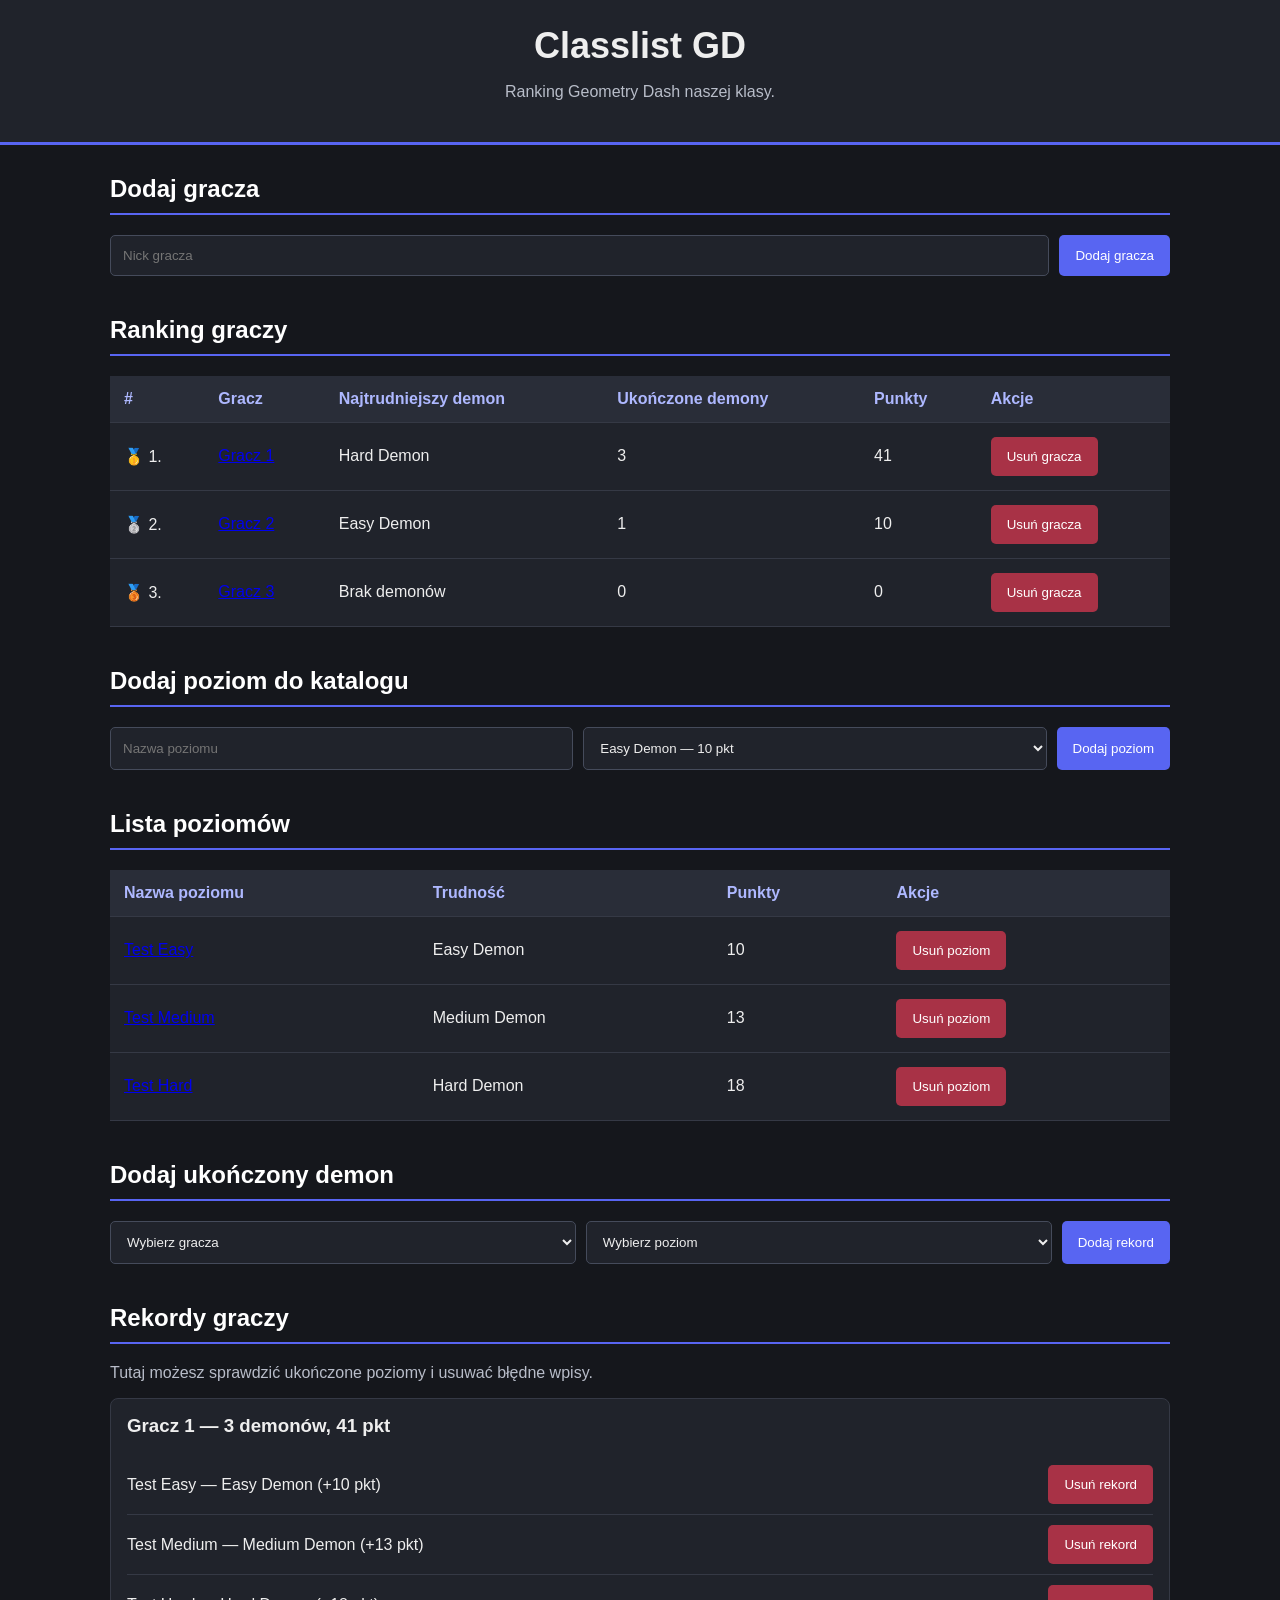
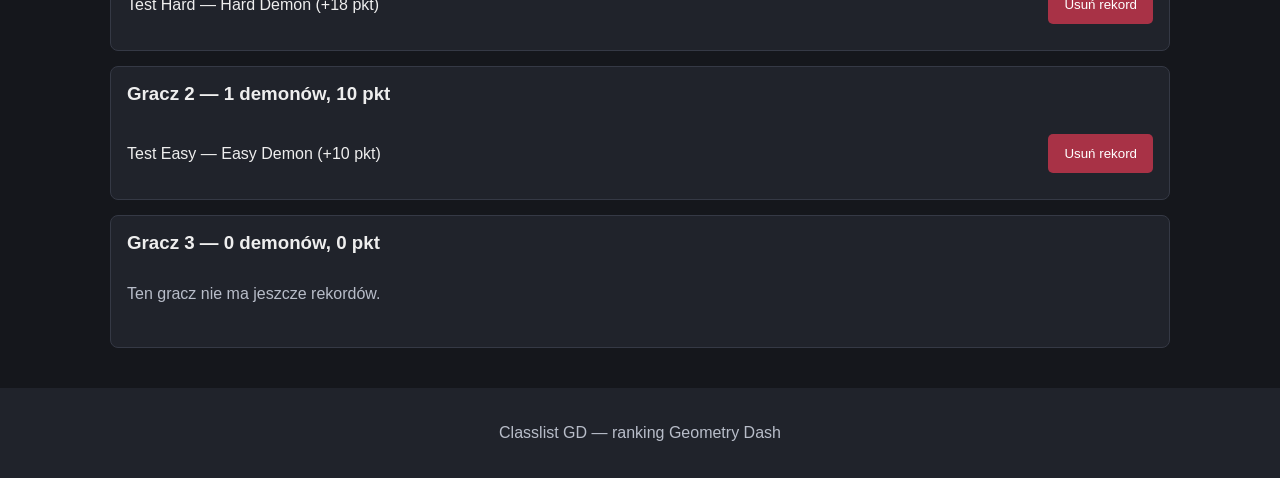
<file: index.html>
<!DOCTYPE html>
<html lang="pl">
<head>
    <meta charset="UTF-8">
    <meta name="viewport" content="width=device-width, initial-scale=1.0">
    <title>Classlist GD</title>
    <link rel="stylesheet" href="style.css">
</head>
<body>
    <header>
        <h1>Classlist GD</h1>
        <p>Ranking Geometry Dash naszej klasy.</p>
    </header>

    <main>
        <section>
            <h2>Dodaj gracza</h2>
            <form id="playerForm">
                <input id="playerName" placeholder="Nick gracza"
                    maxlength="30" required>
                <button type="submit">Dodaj gracza</button>
            </form>
        </section>

        <section>
            <h2>Ranking graczy</h2>
            <table>
                <thead>
                    <tr>
                        <th>#</th>
                        <th>Gracz</th>
                        <th>Najtrudniejszy demon</th>
                        <th>Ukończone demony</th>
                        <th>Punkty</th>
                        <th>Akcje</th>
                    </tr>
                </thead>
                <tbody id="ranking"></tbody>
            </table>
        </section>

        <section>
            <h2>Dodaj poziom do katalogu</h2>
            <form id="levelForm">
                <input id="levelName" placeholder="Nazwa poziomu"
                    maxlength="80" required>

                <select id="levelDifficulty" required>
                    <option value="Easy Demon">Easy Demon — 10 pkt</option>
                    <option value="Medium Demon">Medium Demon — 13 pkt</option>
                    <option value="Hard Demon">Hard Demon — 18 pkt</option>
                    <option value="Insane Demon">Insane Demon — 20 pkt</option>
                    <option value="Extreme Demon">Extreme Demon — 25 pkt</option>
                </select>

                <button type="submit">Dodaj poziom</button>
            </form>
        </section>

        <section>
            <h2>Lista poziomów</h2>
            <table>
                <thead>
                    <tr>
                        <th>Nazwa poziomu</th>
                        <th>Trudność</th>
                        <th>Punkty</th>
                        <th>Akcje</th>
                    </tr>
                </thead>
                <tbody id="levelList"></tbody>
            </table>
        </section>

        <section>
            <h2>Dodaj ukończony demon</h2>
            <form id="completionForm">
                <select id="completionPlayer" required>
                    <option value="">Wybierz gracza</option>
                </select>

                <select id="completionLevel" required>
                    <option value="">Wybierz poziom</option>
                </select>

                <button type="submit">Dodaj rekord</button>
            </form>
        </section>

        <section>
            <h2>Rekordy graczy</h2>
            <p class="description">
                Tutaj możesz sprawdzić ukończone poziomy i usuwać błędne wpisy.
            </p>
            <div id="playerRecords"></div>
        </section>
    </main>

    <footer>
        <p>Classlist GD — ranking Geometry Dash</p>
    </footer>

    <script src="script.js"></script>
</body>
</html>
</file>
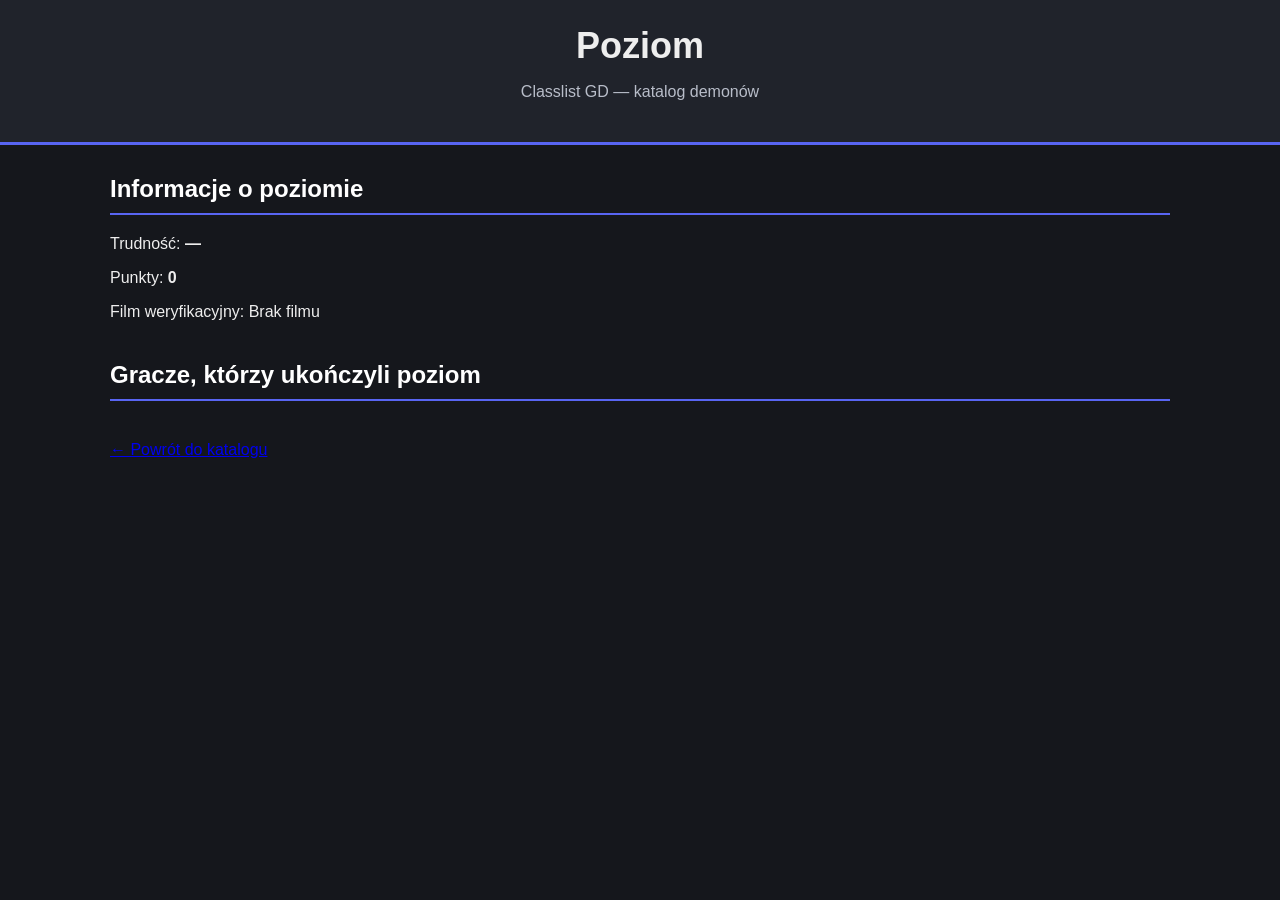
<file: level.html>
<!DOCTYPE html>
<html lang="pl">
<head>
    <meta charset="UTF-8">
    <meta name="viewport" content="width=device-width, initial-scale=1.0">
    <title>Poziom — Classlist GD</title>
    <link rel="stylesheet" href="style.css">
</head>
<body>
    <header>
        <h1 id="levelName">Poziom</h1>
        <p>Classlist GD — katalog demonów</p>
    </header>

    <main>
        <section>
            <h2>Informacje o poziomie</h2>
            <p>Trudność: <strong id="levelDifficulty">—</strong></p>
            <p>Punkty: <strong id="levelPoints">0</strong></p>
            <p>Film weryfikacyjny: <span id="verificationVideo">Brak filmu</span></p>
        </section>

        <section>
            <h2>Gracze, którzy ukończyli poziom</h2>
            <ul id="levelPlayers"></ul>
        </section>

        <p><a href="index.html">← Powrót do katalogu</a></p>
    </main>

    <script src="script.js"></script>
    <script src="level.js"></script>
</body>
</html>
</file>
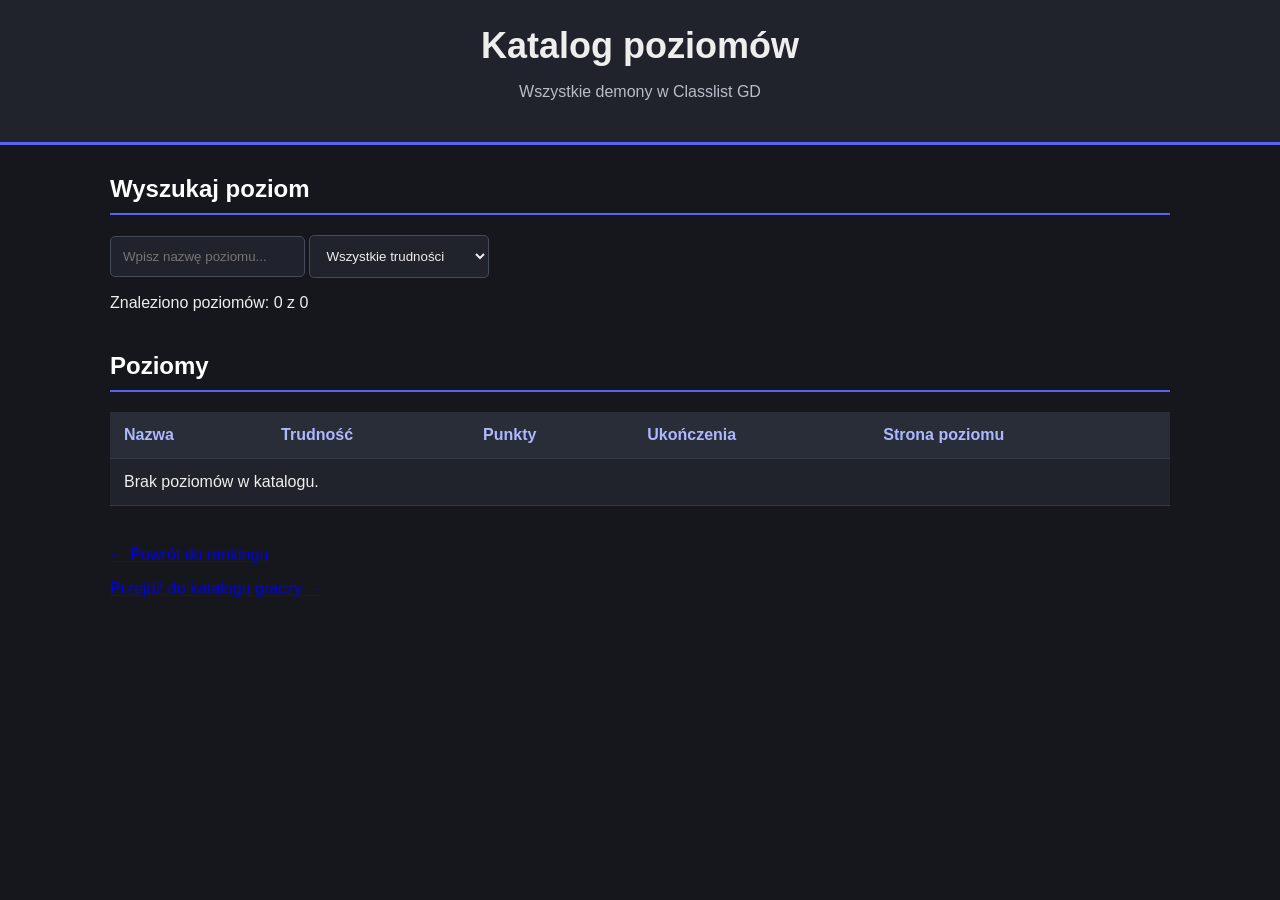
<file: levels.html>
<!DOCTYPE html>
<html lang="pl">
<head>
    <meta charset="UTF-8">
    <meta name="viewport" content="width=device-width, initial-scale=1.0">
    <title>Katalog poziomów — Classlist GD</title>
    <link rel="stylesheet" href="style.css">
</head>
<body>
    <header>
        <h1>Katalog poziomów</h1>
        <p>Wszystkie demony w Classlist GD</p>
    </header>

    <main>
        <section>
            <h2>Wyszukaj poziom</h2>

            <input
                type="search"
                id="levelSearch"
                placeholder="Wpisz nazwę poziomu..."
                maxlength="80"
            >

            <select id="difficultyFilter">
                <option value="">Wszystkie trudności</option>
                <option value="Easy Demon">Easy Demon</option>
                <option value="Medium Demon">Medium Demon</option>
                <option value="Hard Demon">Hard Demon</option>
                <option value="Insane Demon">Insane Demon</option>
                <option value="Extreme Demon">Extreme Demon</option>
            </select>

            <p id="levelCount"></p>
        </section>

        <section>
            <h2>Poziomy</h2>

            <table>
                <thead>
                    <tr>
                        <th>Nazwa</th>
                        <th>Trudność</th>
                        <th>Punkty</th>
                        <th>Ukończenia</th>
                        <th>Strona poziomu</th>
                    </tr>
                </thead>
                <tbody id="levelsList"></tbody>
            </table>
        </section>

        <p><a href="index.html">← Powrót do rankingu</a></p>
        <p><a href="players.html">Przejdź do katalogu graczy →</a></p>
    </main>

    <script src="levels.js"></script>
</body>
</html>
</file>
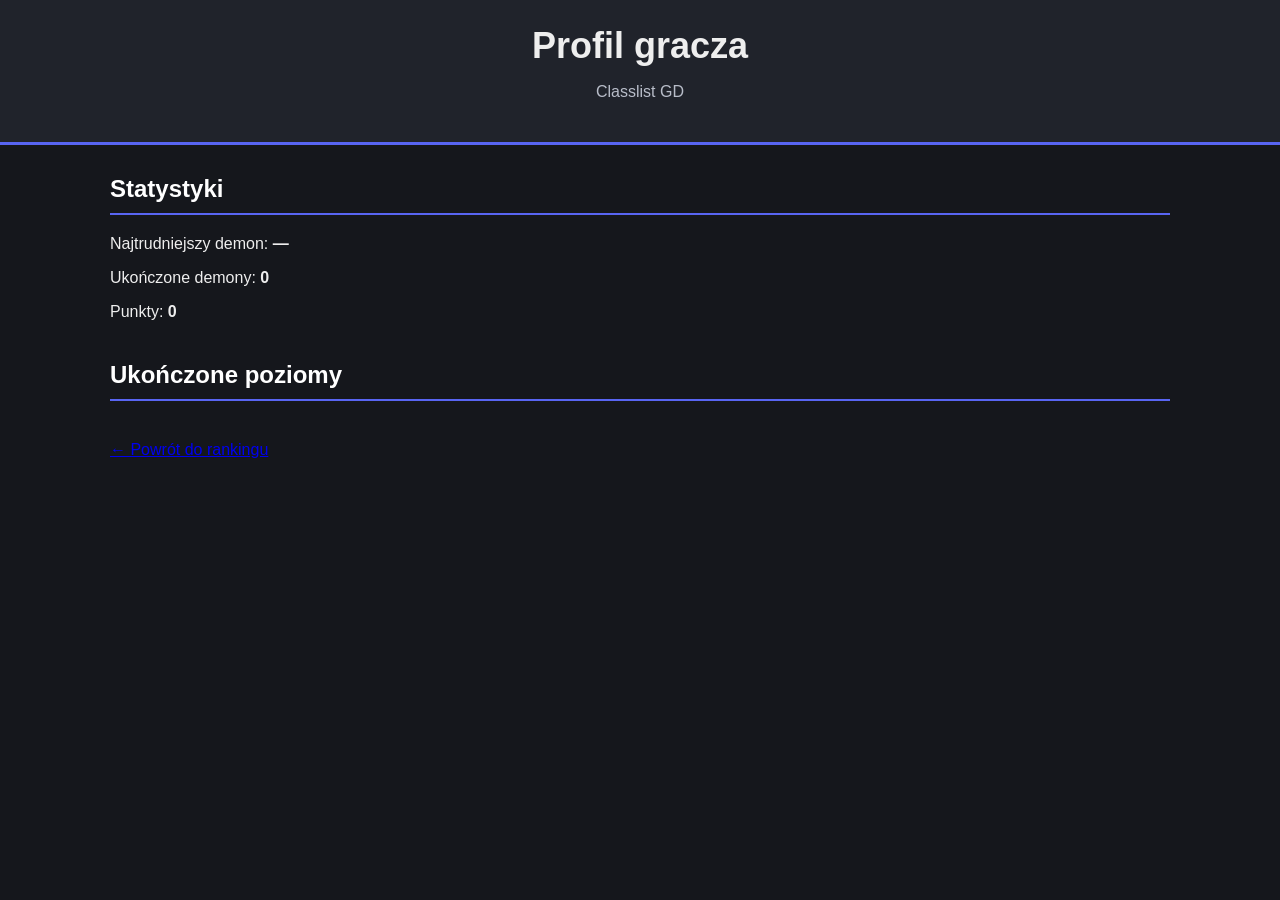
<file: player.html>
<!DOCTYPE html>
<html lang="pl">
<head>
    <meta charset="UTF-8">
    <meta name="viewport" content="width=device-width, initial-scale=1.0">
    <title>Profil gracza — Classlist GD</title>
    <link rel="stylesheet" href="style.css">
</head>
<body>
    <header>
        <h1 id="playerName">Profil gracza</h1>
        <p>Classlist GD</p>
    </header>

    <main>
        <section>
            <h2>Statystyki</h2>
            <p>Najtrudniejszy demon: <strong id="hardestDemon">—</strong></p>
            <p>Ukończone demony: <strong id="demonCount">0</strong></p>
            <p>Punkty: <strong id="playerPoints">0</strong></p>
        </section>

        <section>
            <h2>Ukończone poziomy</h2>
            <ul id="completedLevels"></ul>
        </section>

        <p><a href="index.html">← Powrót do rankingu</a></p>
    </main>

    <script src="script.js"></script>
    <script src="player.js"></script>
</body>
</html>
</file>
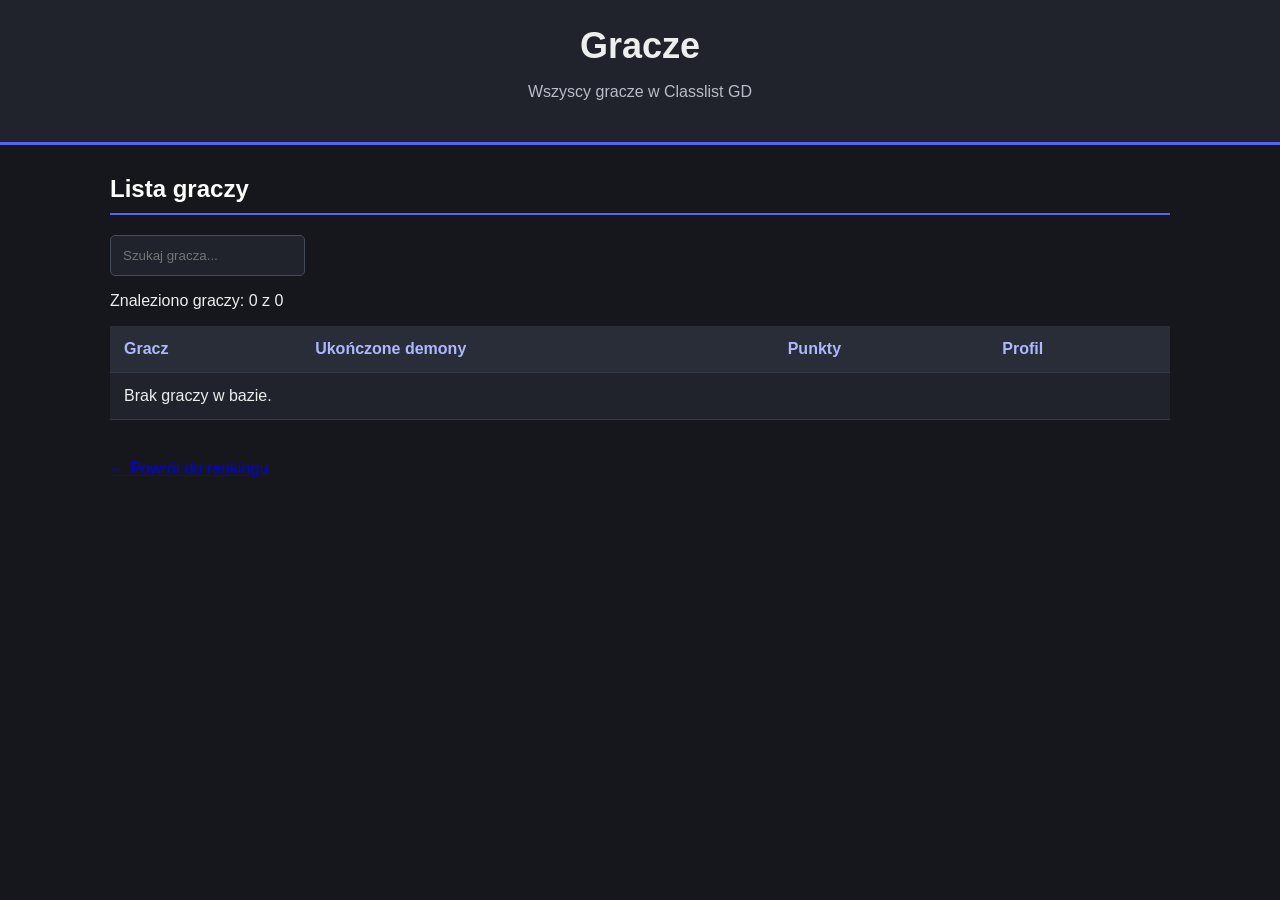
<file: players.html>
<!DOCTYPE html>
<html lang="pl">
<head>
    <meta charset="UTF-8">
    <meta name="viewport" content="width=device-width, initial-scale=1.0">
    <title>Gracze — Classlist GD</title>
    <link rel="stylesheet" href="style.css">
</head>
<body>
    <header>
        <h1>Gracze</h1>
        <p>Wszyscy gracze w Classlist GD</p>
    </header>

    <main>
        <section>
            <h2>Lista graczy</h2>

            <input
                type="search"
                id="playerSearch"
                placeholder="Szukaj gracza..."
                maxlength="50"
            >

            <p id="playerCount"></p>

            <table>
                <thead>
                    <tr>
                        <th>Gracz</th>
                        <th>Ukończone demony</th>
                        <th>Punkty</th>
                        <th>Profil</th>
                    </tr>
                </thead>
                <tbody id="playersList"></tbody>
            </table>
        </section>

        <p><a href="index.html">← Powrót do rankingu</a></p>
    </main>

    
    <script src="players.js"></script>
</body>
</html>
</file>
<file: style.css>
* {
    box-sizing: border-box;
}

body {
    background-color: #15171c;
    color: #eeeeee;
    font-family: Arial, sans-serif;
    margin: 0;
}

header {
    background-color: #20232b;
    padding: 25px;
    text-align: center;
    border-bottom: 3px solid #5865f2;
}

h1 {
    margin: 0;
    font-size: 36px;
}

header p,
.description {
    color: #b8bdc9;
}

main {
    max-width: 1100px;
    margin: 30px auto;
    padding: 0 20px;
}

section {
    margin-bottom: 40px;
}

h2 {
    color: #ffffff;
    border-bottom: 2px solid #5865f2;
    padding-bottom: 10px;
}

form {
    display: flex;
    flex-wrap: wrap;
    gap: 10px;
    margin: 20px 0;
}

input,
select {
    flex: 1;
    min-width: 180px;
    padding: 12px;
    background-color: #20232b;
    color: #eeeeee;
    border: 1px solid #454b5b;
    border-radius: 5px;
}

button {
    padding: 12px 16px;
    background-color: #5865f2;
    color: white;
    border: none;
    border-radius: 5px;
    cursor: pointer;
}

button:hover {
    background-color: #4752c4;
}

button.delete {
    background-color: #a83246;
}

button.delete:hover {
    background-color: #802638;
}

table {
    width: 100%;
    border-collapse: collapse;
    background-color: #20232b;
}

th,
td {
    padding: 14px;
    text-align: left;
    border-bottom: 1px solid #353945;
}

th {
    background-color: #292d38;
    color: #aeb8ff;
}

tbody tr:hover {
    background-color: #2b3040;
}

.record-card {
    background-color: #20232b;
    border: 1px solid #353945;
    border-radius: 8px;
    padding: 16px;
    margin-bottom: 15px;
}

.record-card h3 {
    margin-top: 0;
}

.record-item {
    display: flex;
    justify-content: space-between;
    align-items: center;
    gap: 12px;
    padding: 10px 0;
    border-bottom: 1px solid #353945;
}

.record-item:last-child {
    border-bottom: none;
}

.record-item span {
    overflow-wrap: anywhere;
}

.empty {
    color: #b8bdc9;
    padding: 12px 0;
}

footer {
    padding: 20px;
    text-align: center;
    color: #b8bdc9;
    background-color: #20232b;
}

@media (max-width: 750px) {
    main {
        overflow-x: auto;
    }

    table {
        min-width: 650px;
    }

    form {
        flex-direction: column;
    }

    input,
    select {
        width: 100%;
    }
}
</file>
